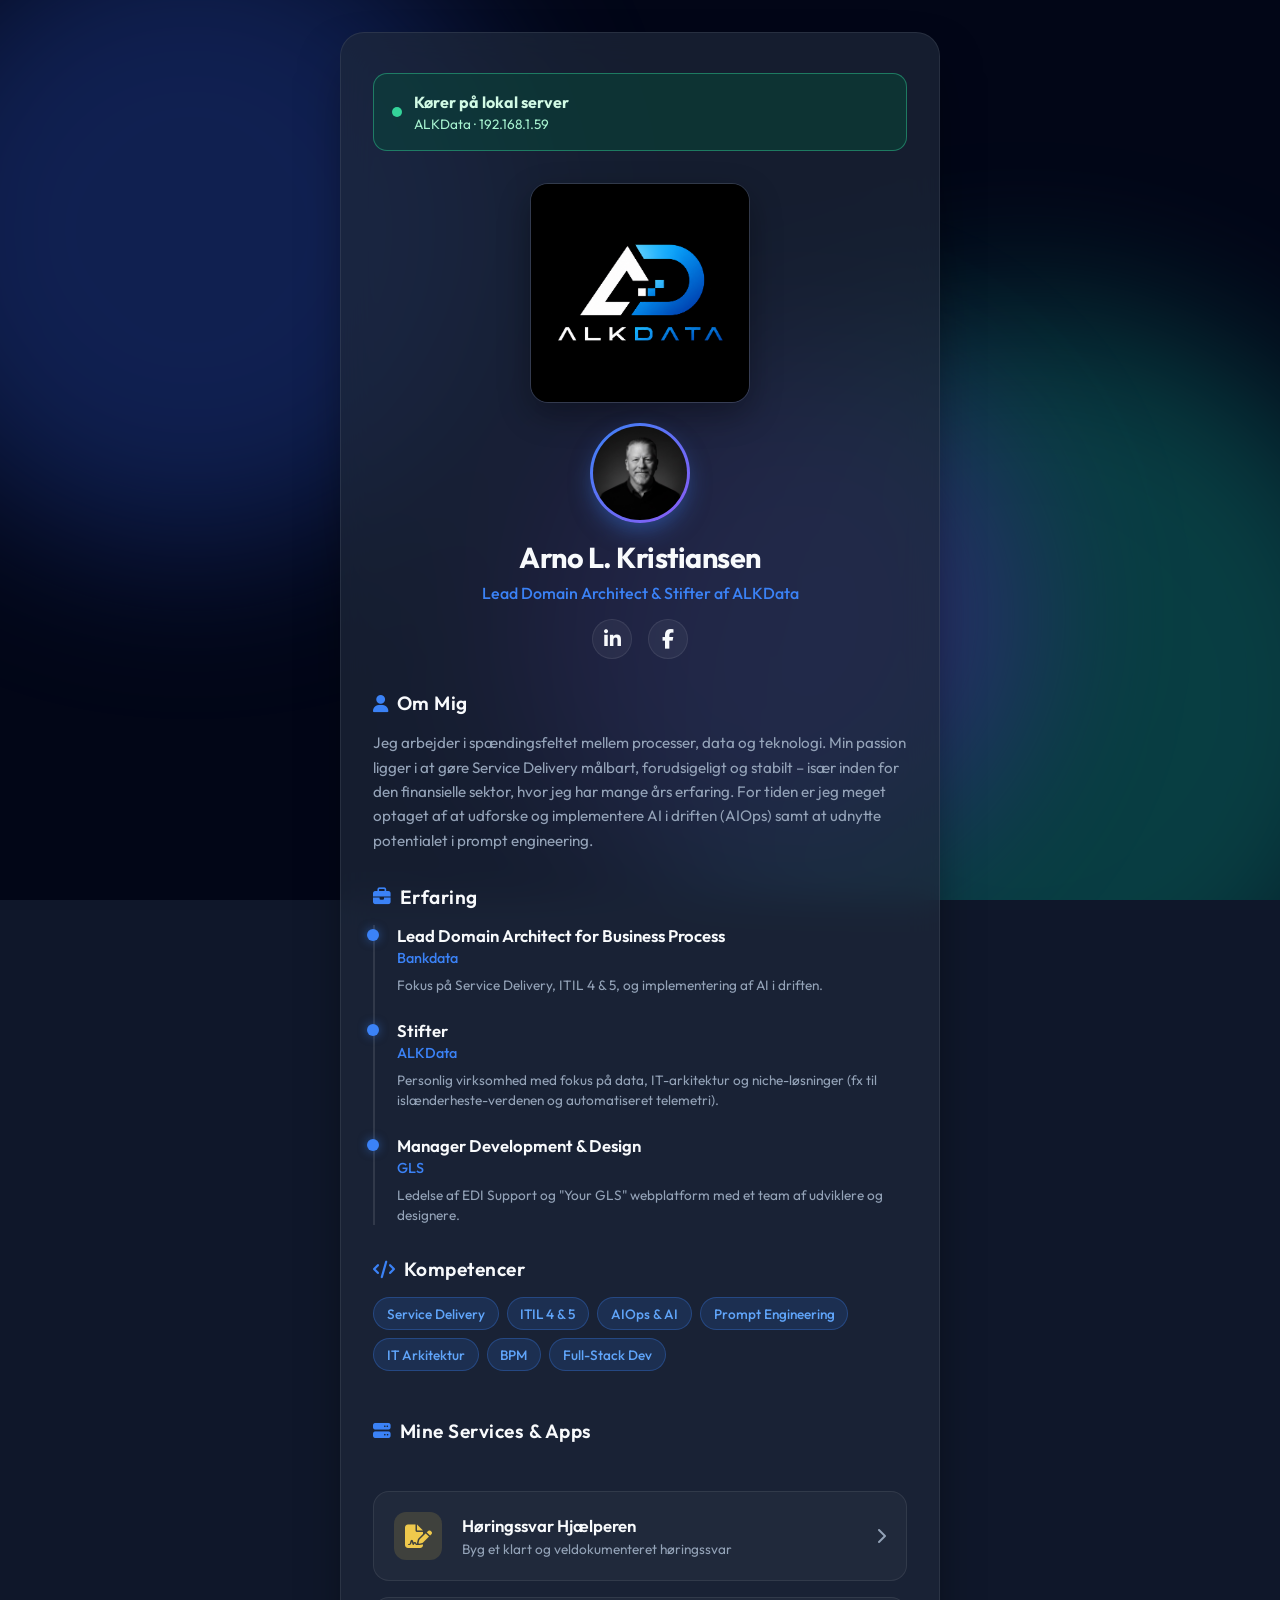
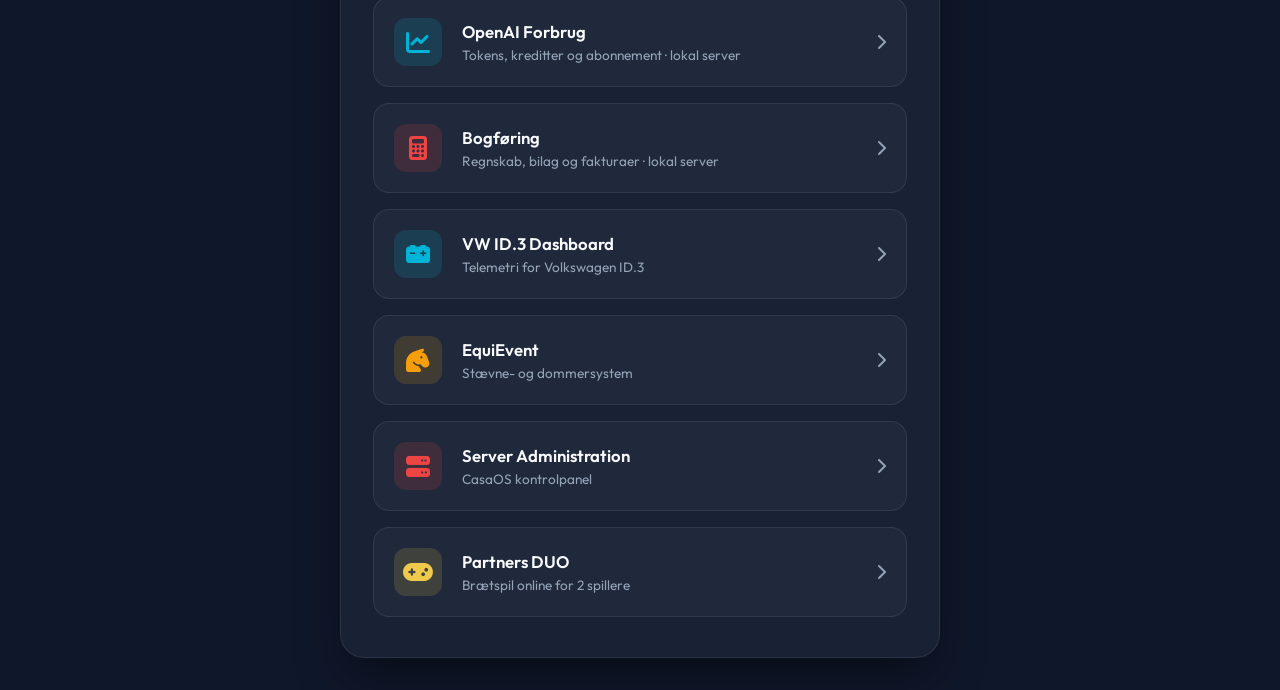
<file: index.html>
<!DOCTYPE html>
<html lang="da">
<head>
    <meta charset="UTF-8">
    <meta name="viewport" content="width=device-width, initial-scale=1.0">
    <title>Arno L. Kristiansen | ALKData</title>
    <meta name="description" content="Personlig portfolio og app-bibliotek for Arno L. Kristiansen og ALKData.">
    <link href="https://fonts.googleapis.com/css2?family=Outfit:wght@300;400;500;600;700&display=swap" rel="stylesheet">
    <link rel="stylesheet" href="style.css?v=4">
    <link rel="stylesheet" href="https://cdnjs.cloudflare.com/ajax/libs/font-awesome/6.4.0/css/all.min.css">
</head>
<body>
    <div class="background-mesh">
        <div class="blob blob-1"></div>
        <div class="blob blob-2"></div>
        <div class="blob blob-3"></div>
    </div>

    <main class="container">
        <div class="glass-card profile-card">
            <aside class="local-server-banner" aria-label="Serverinformation">
                <span class="local-server-dot" aria-hidden="true"></span>
                <div>
                    <strong>Kører på lokal server</strong>
                    <span>ALKData · 192.168.1.59</span>
                </div>
            </aside>
            <div class="profile-header">
                <img src="alkdata-logo.png" alt="ALKData logo" class="brand-logo">
                <div class="avatar-container">
                    <img src="profile.jpg" alt="Arno L. Kristiansen" class="avatar-img">
                </div>
                <h1 class="name">Arno L. Kristiansen</h1>
                <p class="title">Lead Domain Architect & Stifter af ALKData</p>
                <div class="social-links">
                    <a href="https://www.linkedin.com/in/arnolkristiansen/" class="social-btn linkedin" target="_blank" title="LinkedIn Profil">
                        <i class="fab fa-linkedin-in"></i>
                    </a>
                    <a href="https://facebook.com/arnolk" class="social-btn facebook" target="_blank" title="Facebook Profil">
                        <i class="fab fa-facebook-f"></i>
                    </a>
                </div>
            </div>

            <div class="about-section">
                <h2 class="section-title"><i class="fas fa-user"></i> Om Mig</h2>
                <p>Jeg arbejder i spændingsfeltet mellem processer, data og teknologi. Min passion ligger i at gøre Service Delivery målbart, forudsigeligt og stabilt – især inden for den finansielle sektor, hvor jeg har mange års erfaring. For tiden er jeg meget optaget af at udforske og implementere AI i driften (AIOps) samt at udnytte potentialet i prompt engineering.</p>
            </div>

            <div class="experience-section">
                <h2 class="section-title"><i class="fas fa-briefcase"></i> Erfaring</h2>
                <div class="timeline">
                    <div class="timeline-item">
                        <div class="timeline-dot"></div>
                        <div class="timeline-content">
                            <h3>Lead Domain Architect for Business Process</h3>
                            <h4>Bankdata</h4>
                            <p>Fokus på Service Delivery, ITIL 4 & 5, og implementering af AI i driften.</p>
                        </div>
                    </div>
                    <div class="timeline-item">
                        <div class="timeline-dot"></div>
                        <div class="timeline-content">
                            <h3>Stifter</h3>
                            <h4>ALKData</h4>
                            <p>Personlig virksomhed med fokus på data, IT-arkitektur og niche-løsninger (fx til islænderheste-verdenen og automatiseret telemetri).</p>
                        </div>
                    </div>
                    <div class="timeline-item">
                        <div class="timeline-dot"></div>
                        <div class="timeline-content">
                            <h3>Manager Development & Design</h3>
                            <h4>GLS</h4>
                            <p>Ledelse af EDI Support og "Your GLS" webplatform med et team af udviklere og designere.</p>
                        </div>
                    </div>
                </div>
            </div>

            <div class="skills-section">
                <h2 class="section-title"><i class="fas fa-code"></i> Kompetencer</h2>
                <div class="skills-grid">
                    <span class="skill-badge">Service Delivery</span>
                    <span class="skill-badge">ITIL 4 & 5</span>
                    <span class="skill-badge">AIOps & AI</span>
                    <span class="skill-badge">Prompt Engineering</span>
                    <span class="skill-badge">IT Arkitektur</span>
                    <span class="skill-badge">BPM</span>
                    <span class="skill-badge">Full-Stack Dev</span>
                </div>
            </div>

            <h2 class="section-title mt-4"><i class="fas fa-server"></i> Mine Services & Apps</h2>
            
            <div class="app-grid">
                <a href="http://192.168.1.59:8087/" class="app-card">
                    <div class="app-icon partners-icon">
                        <i class="fas fa-file-signature" aria-hidden="true"></i>
                    </div>
                    <div class="app-info">
                        <h3>Høringssvar Hjælperen</h3>
                        <p>Byg et klart og veldokumenteret høringssvar</p>
                    </div>
                    <i class="fas fa-chevron-right arrow" aria-hidden="true"></i>
                </a>

                <a href="http://192.168.1.59:8086/" class="app-card">
                    <div class="app-icon vw-icon">
                        <i class="fas fa-chart-line" aria-hidden="true"></i>
                    </div>
                    <div class="app-info">
                        <h3>OpenAI Forbrug</h3>
                        <p>Tokens, kreditter og abonnement · lokal server</p>
                    </div>
                    <i class="fas fa-chevron-right arrow" aria-hidden="true"></i>
                </a>

                <a href="http://192.168.1.59:8765/" class="app-card">
                    <div class="app-icon admin-icon">
                        <i class="fas fa-calculator" aria-hidden="true"></i>
                    </div>
                    <div class="app-info">
                        <h3>Bogføring</h3>
                        <p>Regnskab, bilag og fakturaer · lokal server</p>
                    </div>
                    <i class="fas fa-chevron-right arrow" aria-hidden="true"></i>
                </a>

                <!-- App 1: VW ID.3 Dashboard -->
                <a href="https://id3.alkdata.dk" class="app-card">
                    <div class="app-icon vw-icon">
                        <i class="fas fa-car-battery"></i>
                    </div>
                    <div class="app-info">
                        <h3>VW ID.3 Dashboard</h3>
                        <p>Telemetri for Volkswagen ID.3</p>
                    </div>
                    <i class="fas fa-chevron-right arrow"></i>
                </a>

                <!-- App 2: EquiEvent -->
                <a href="https://equievent.alkdata.dk" class="app-card">
                    <div class="app-icon icehorse-icon">
                        <i class="fas fa-horse-head"></i>
                    </div>
                    <div class="app-info">
                        <h3>EquiEvent</h3>
                        <p>Stævne- og dommersystem</p>
                    </div>
                    <i class="fas fa-chevron-right arrow"></i>
                </a>

                <!-- App 3: CasaOS -->
                <a href="https://admin.alkdata.dk" class="app-card">
                    <div class="app-icon admin-icon">
                        <i class="fas fa-server"></i>
                    </div>
                    <div class="app-info">
                        <h3>Server Administration</h3>
                        <p>CasaOS kontrolpanel</p>
                    </div>
                    <i class="fas fa-chevron-right arrow"></i>
                </a>

                <!-- App 4: Partners DUO -->
                <a href="https://partners.alkdata.dk" class="app-card">
                    <div class="app-icon partners-icon">
                        <i class="fas fa-gamepad"></i>
                    </div>
                    <div class="app-info">
                        <h3>Partners DUO</h3>
                        <p>Brætspil online for 2 spillere</p>
                    </div>
                    <i class="fas fa-chevron-right arrow"></i>
                </a>
            </div>
        </div>
    </main>
</body>
</html>
</file>
<file: style.css>
:root {
    --bg-color: #0f172a;
    --text-primary: #f8fafc;
    --text-secondary: #94a3b8;
    --glass-bg: rgba(30, 41, 59, 0.7);
    --glass-border: rgba(255, 255, 255, 0.08);
    --glass-shadow: 0 25px 50px -12px rgba(0, 0, 0, 0.5);
    
    --primary: #3b82f6;
    --vw-color: #00b4d8;
    --icehorse-color: #f59e0b;
    --admin-color: #ef4444;
    --partners-color: #efc94c;
    --linkedin-color: #0077b5;
    --facebook-color: #1877f2;
}

* {
    margin: 0;
    padding: 0;
    box-sizing: border-box;
    font-family: 'Outfit', sans-serif;
}

body {
    background-color: var(--bg-color);
    color: var(--text-primary);
    min-height: 100vh;
    display: flex;
    justify-content: center;
    align-items: flex-start; /* Changed to flex-start to allow scrolling */
    position: relative;
    overflow-x: hidden;
    padding: 2rem 1rem;
}

/* Background Animated Blobs */
.background-mesh {
    position: fixed;
    top: 0;
    left: 0;
    width: 100%;
    height: 100%;
    z-index: -1;
    overflow: hidden;
    background: #020617;
}

.blob {
    position: absolute;
    border-radius: 50%;
    filter: blur(80px);
    opacity: 0.5;
    animation: float 20s infinite ease-in-out;
}

.blob-1 {
    top: -10%;
    left: -10%;
    width: 50vw;
    height: 50vw;
    background: #1e3a8a;
    animation-delay: 0s;
}

.blob-2 {
    bottom: -20%;
    right: -10%;
    width: 60vw;
    height: 60vw;
    background: #0f766e;
    animation-delay: -5s;
}

.blob-3 {
    top: 40%;
    left: 40%;
    width: 40vw;
    height: 40vw;
    background: #4c1d95;
    animation-delay: -10s;
}

@keyframes float {
    0%, 100% { transform: translate(0, 0) scale(1); }
    33% { transform: translate(5%, 5%) scale(1.1); }
    66% { transform: translate(-5%, 5%) scale(0.9); }
}

/* Container & Card */
.container {
    width: 100%;
    max-width: 600px;
    margin: 0 auto;
}

.glass-card {
    background: var(--glass-bg);
    backdrop-filter: blur(16px);
    -webkit-backdrop-filter: blur(16px);
    border: 1px solid var(--glass-border);
    border-radius: 24px;
    padding: 2.5rem 2rem;
    box-shadow: var(--glass-shadow);
    display: flex;
    flex-direction: column;
    gap: 2rem;
}

/* Profile Header */
.profile-header {
    display: flex;
    flex-direction: column;
    align-items: center;
    text-align: center;
    gap: 0.5rem;
}

.brand-logo {
    display: block;
    width: min(220px, 62vw);
    height: auto;
    margin-bottom: 0.75rem;
    border: 1px solid rgba(255, 255, 255, 0.12);
    border-radius: 18px;
    box-shadow: 0 12px 32px rgba(0, 0, 0, 0.32);
}

.avatar-container {
    width: 100px;
    height: 100px;
    border-radius: 50%;
    background: linear-gradient(135deg, #3b82f6, #8b5cf6);
    padding: 3px;
    margin-bottom: 0.5rem;
    box-shadow: 0 10px 25px -5px rgba(59, 130, 246, 0.5);
}

.avatar-initials {
    width: 100%;
    height: 100%;
    background: var(--bg-color);
    border-radius: 50%;
    display: flex;
    justify-content: center;
    align-items: center;
    font-size: 2.5rem;
    font-weight: 700;
    color: var(--text-primary);
    letter-spacing: 1px;
}

.avatar-img {
    width: 100%;
    height: 100%;
    border-radius: 50%;
    object-fit: cover;
    display: block;
}

.name {
    font-size: 1.8rem;
    font-weight: 700;
    letter-spacing: -0.5px;
}

.title {
    color: var(--primary);
    font-size: 1rem;
    font-weight: 500;
}

/* Social Links */
.social-links {
    display: flex;
    gap: 1rem;
    margin-top: 0.5rem;
}

.social-btn {
    width: 40px;
    height: 40px;
    border-radius: 50%;
    background: rgba(255, 255, 255, 0.05);
    display: flex;
    justify-content: center;
    align-items: center;
    color: var(--text-primary);
    text-decoration: none;
    font-size: 1.2rem;
    transition: all 0.3s ease;
    border: 1px solid var(--glass-border);
}

.social-btn:hover {
    transform: translateY(-3px);
}

.social-btn.linkedin:hover {
    background: var(--linkedin-color);
    border-color: var(--linkedin-color);
    box-shadow: 0 10px 20px -10px var(--linkedin-color);
}

.social-btn.facebook:hover {
    background: var(--facebook-color);
    border-color: var(--facebook-color);
    box-shadow: 0 10px 20px -10px var(--facebook-color);
}

/* Common Section Styles */
.section-title {
    font-size: 1.2rem;
    font-weight: 600;
    color: var(--text-primary);
    letter-spacing: 0.5px;
    margin-bottom: 1rem;
    display: flex;
    align-items: center;
    gap: 0.5rem;
}

.section-title i {
    color: var(--primary);
    font-size: 1.1rem;
}

.mt-4 {
    margin-top: 1rem;
}

/* About Section */
.about-section p {
    color: var(--text-secondary);
    font-size: 0.95rem;
    line-height: 1.6;
}

/* Timeline / Experience */
.timeline {
    position: relative;
    padding-left: 1.5rem;
    display: flex;
    flex-direction: column;
    gap: 1.5rem;
}

.timeline::before {
    content: '';
    position: absolute;
    left: 0;
    top: 0;
    width: 2px;
    height: 100%;
    background: rgba(255, 255, 255, 0.1);
}

.timeline-item {
    position: relative;
}

.timeline-dot {
    position: absolute;
    left: -1.5rem;
    top: 0.25rem;
    width: 12px;
    height: 12px;
    border-radius: 50%;
    background: var(--primary);
    transform: translateX(-50%);
    box-shadow: 0 0 10px rgba(59, 130, 246, 0.5);
}

.timeline-content h3 {
    font-size: 1.05rem;
    font-weight: 600;
    color: var(--text-primary);
    margin-bottom: 0.2rem;
}

.timeline-content h4 {
    font-size: 0.9rem;
    font-weight: 500;
    color: var(--primary);
    margin-bottom: 0.5rem;
}

.timeline-content p {
    font-size: 0.85rem;
    color: var(--text-secondary);
    line-height: 1.5;
}

/* Skills */
.skills-grid {
    display: flex;
    flex-wrap: wrap;
    gap: 0.5rem;
}

.skill-badge {
    background: rgba(59, 130, 246, 0.15);
    color: #60a5fa;
    padding: 0.4rem 0.8rem;
    border-radius: 20px;
    font-size: 0.85rem;
    font-weight: 500;
    border: 1px solid rgba(59, 130, 246, 0.3);
    transition: all 0.3s ease;
}

.skill-badge:hover {
    background: rgba(59, 130, 246, 0.25);
    transform: translateY(-2px);
}

/* App Grid */
.app-grid {
    display: flex;
    flex-direction: column;
    gap: 1rem;
}

.app-card {
    display: flex;
    align-items: center;
    padding: 1.25rem;
    background: rgba(255, 255, 255, 0.03);
    border: 1px solid var(--glass-border);
    border-radius: 16px;
    text-decoration: none;
    color: var(--text-primary);
    transition: all 0.3s cubic-bezier(0.4, 0, 0.2, 1);
    position: relative;
    overflow: hidden;
}

.app-card::before {
    content: '';
    position: absolute;
    top: 0;
    left: 0;
    width: 4px;
    height: 100%;
    background: var(--primary);
    transition: width 0.3s ease;
    opacity: 0;
}

.app-card:hover {
    background: rgba(255, 255, 255, 0.08);
    transform: translateX(5px);
    border-color: rgba(255, 255, 255, 0.15);
}

.app-card:hover::before {
    opacity: 1;
}

/* Specific app colors */
.app-card:nth-child(1):hover::before { background: var(--vw-color); }
.app-card:nth-child(2):hover::before { background: var(--icehorse-color); }
.app-card:nth-child(3):hover::before { background: var(--admin-color); }
.app-card:nth-child(4):hover::before { background: var(--partners-color); }

.app-icon {
    width: 48px;
    height: 48px;
    border-radius: 12px;
    display: flex;
    justify-content: center;
    align-items: center;
    font-size: 1.5rem;
    margin-right: 1.25rem;
    flex-shrink: 0;
}

.vw-icon {
    background: rgba(0, 180, 216, 0.15);
    color: var(--vw-color);
}

.icehorse-icon {
    background: rgba(245, 158, 11, 0.15);
    color: var(--icehorse-color);
}

.admin-icon {
    background: rgba(239, 68, 68, 0.15);
    color: var(--admin-color);
}

.partners-icon {
    background: rgba(239, 201, 76, 0.15);
    color: var(--partners-color);
}

.app-info {
    flex-grow: 1;
}

.app-info h3 {
    font-size: 1.05rem;
    font-weight: 600;
    margin-bottom: 0.25rem;
}

.app-info p {
    font-size: 0.85rem;
    color: var(--text-secondary);
}

.arrow {
    color: var(--text-secondary);
    font-size: 1rem;
    transition: transform 0.3s ease, color 0.3s ease;
}

.app-card:hover .arrow {
    transform: translateX(5px);
    color: var(--text-primary);
}

/* Responsive */
@media (max-width: 768px) {
    body {
        padding: 1rem 0.5rem;
    }

    .glass-card {
        padding: 1.5rem 1rem;
        gap: 1.5rem;
        border-radius: 16px;
    }
    
    .avatar-container {
        width: 80px;
        height: 80px;
    }

    .name {
        font-size: 1.5rem;
    }

    .title {
        font-size: 0.9rem;
    }
    
    .timeline {
        gap: 1.2rem;
    }

    .app-icon {
        width: 40px;
        height: 40px;
        font-size: 1.2rem;
        margin-right: 1rem;
    }

    .section-title {
        font-size: 1.1rem;
        margin-bottom: 0.8rem;
    }
}

/* Local hosting identification */
.local-server-banner {
    display: flex;
    align-items: center;
    gap: 0.8rem;
    padding: 1rem 1.1rem;
    border: 1px solid rgba(52, 211, 153, 0.45);
    border-radius: 14px;
    background: rgba(6, 78, 59, 0.45);
    color: #d1fae5;
}
.local-server-dot {
    width: 10px;
    height: 10px;
    flex-shrink: 0;
    border-radius: 50%;
    background: #34d399;
}
.local-server-banner strong {
    display: block;
    font-size: 1rem;
    line-height: 1.5;
}
.local-server-banner div > span {
    display: block;
    color: #a7f3d0;
    font-size: 0.85rem;
    line-height: 1.5;
    overflow-wrap: anywhere;
}
</file>
